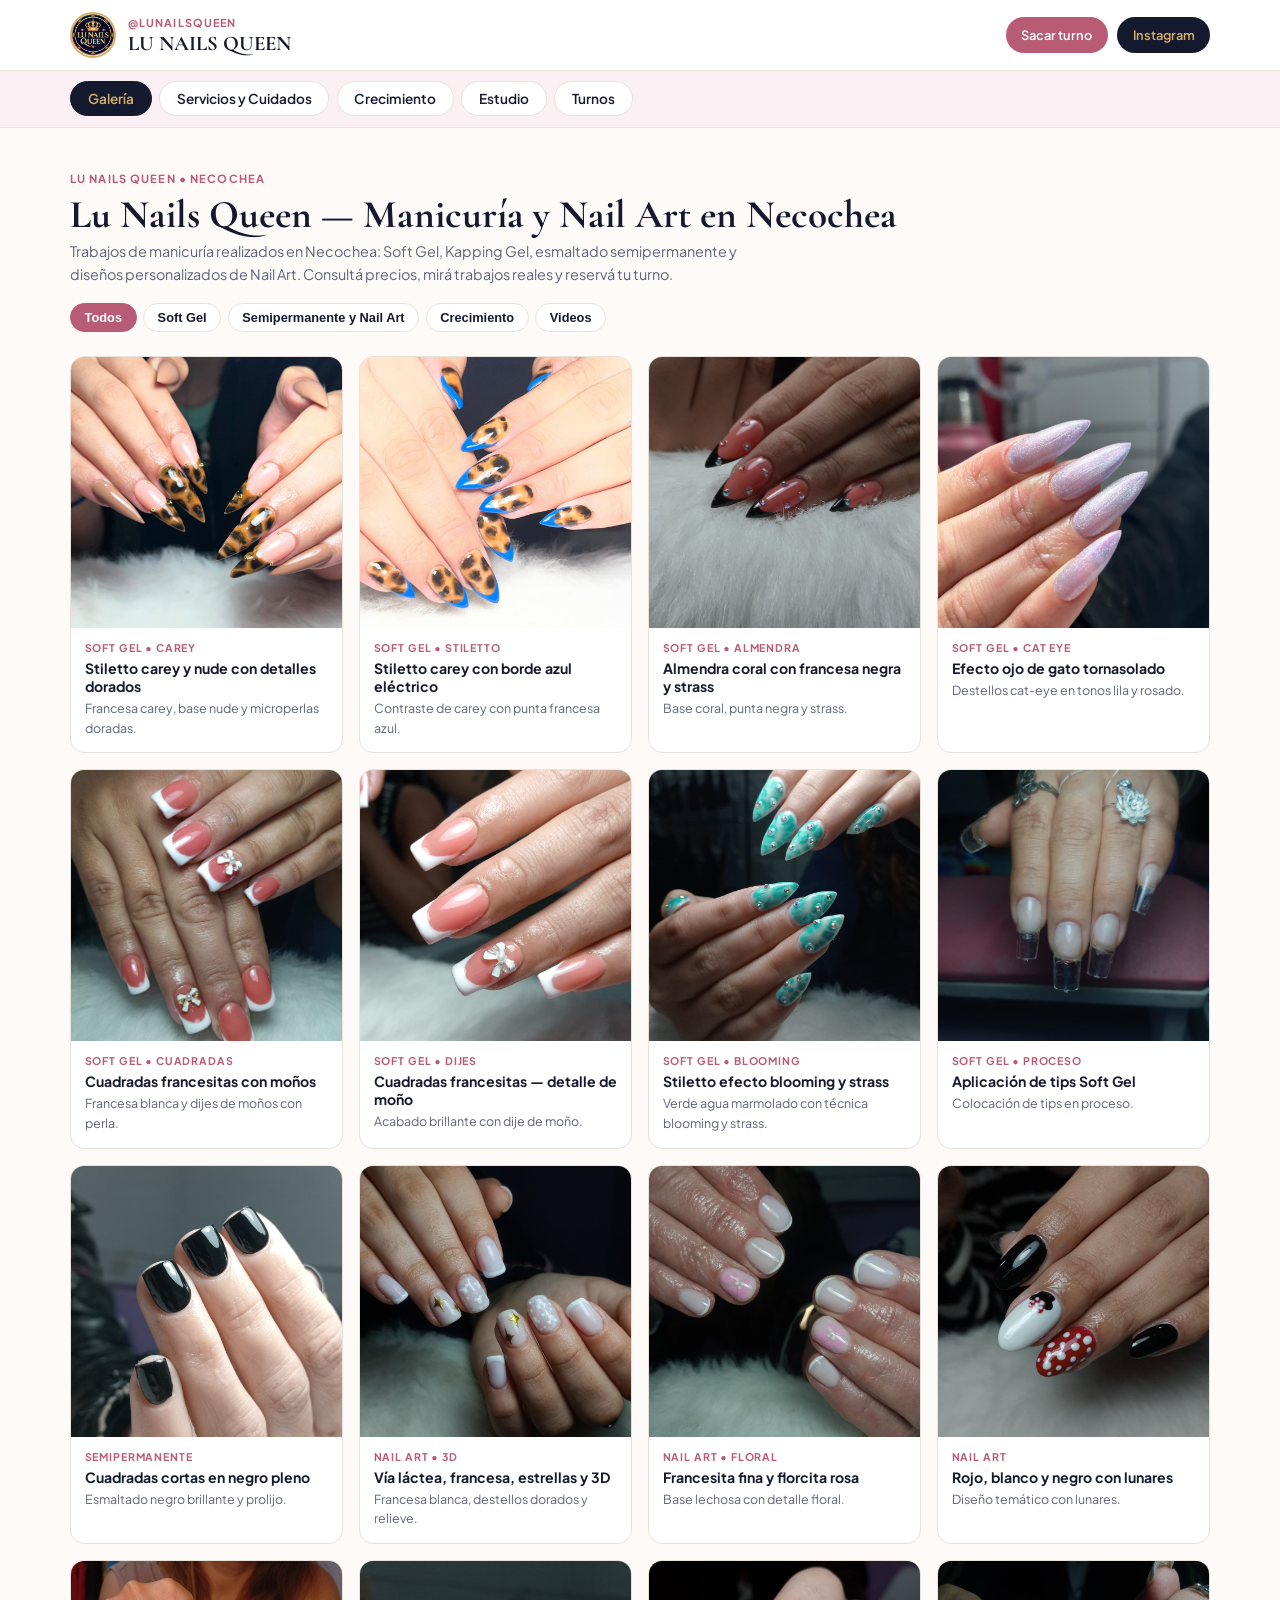
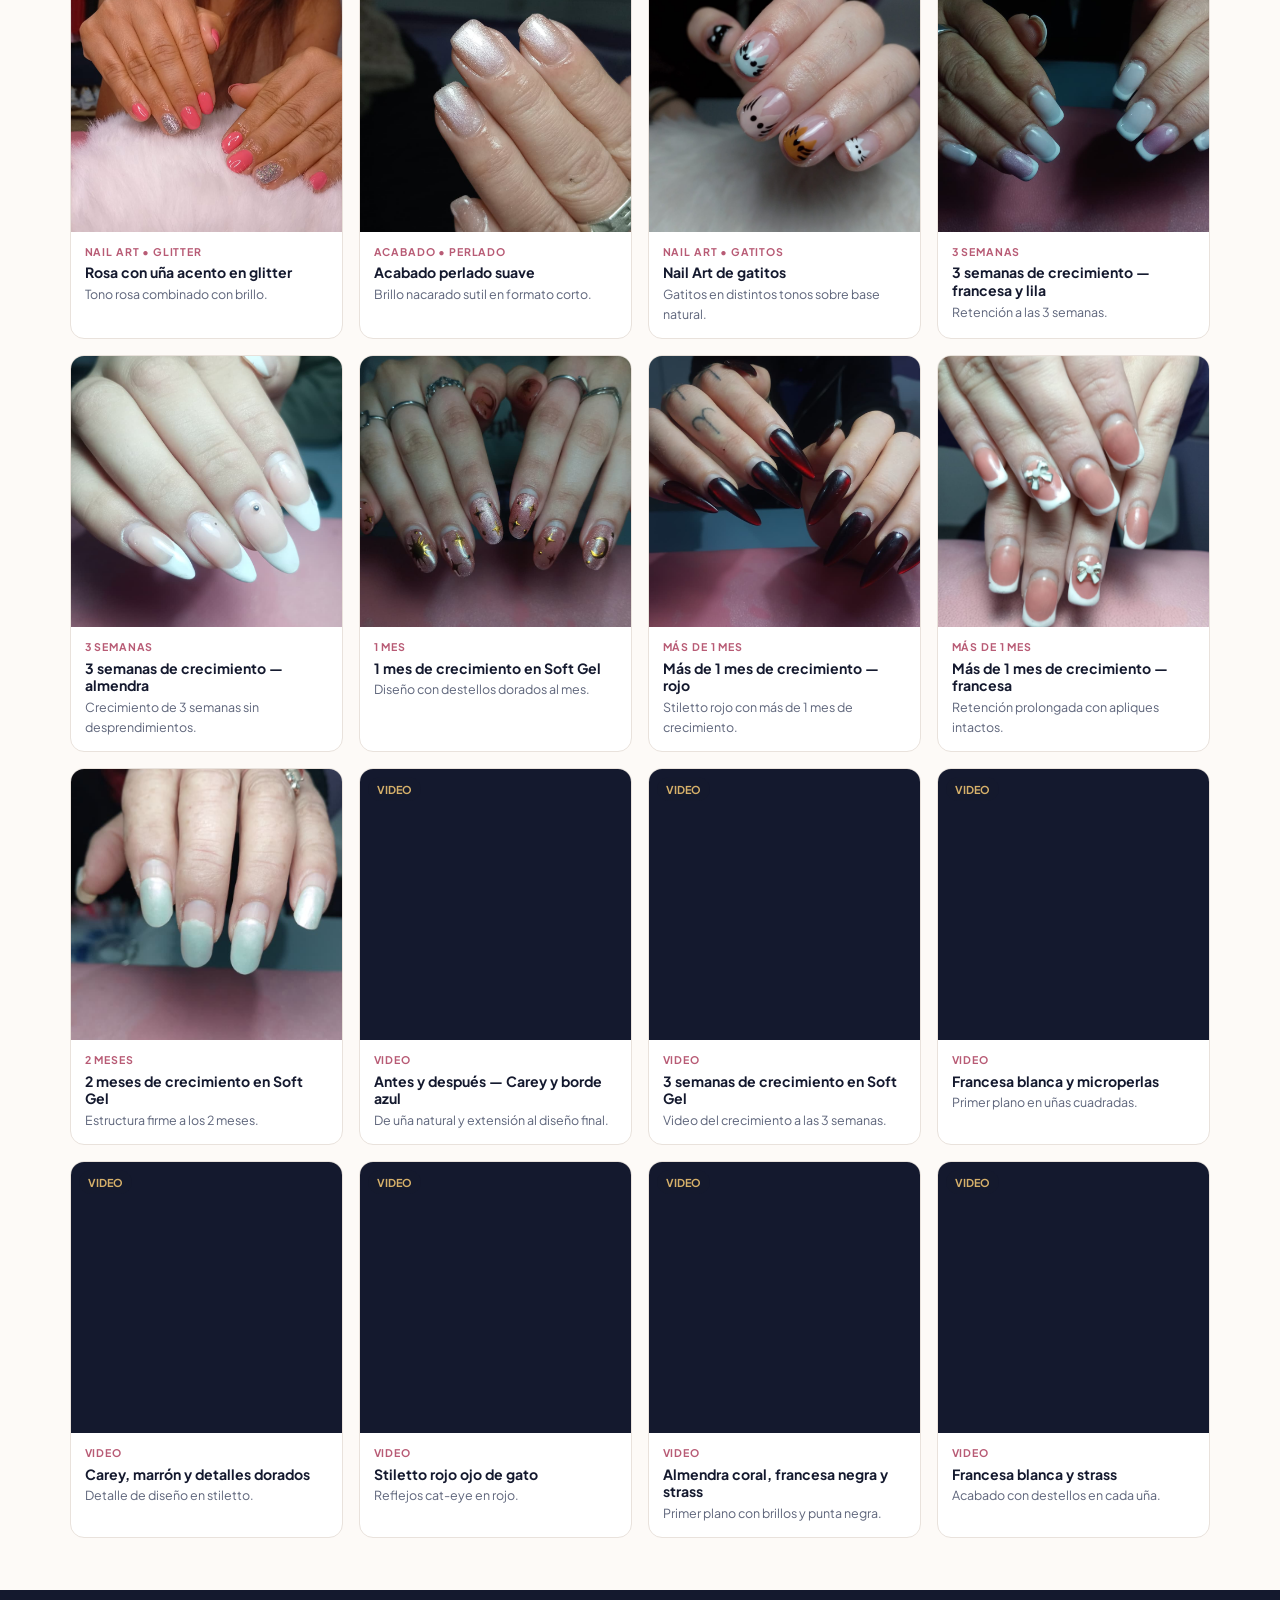
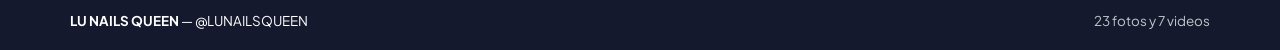
<file: index.html>
<!DOCTYPE html>
<html lang="es-AR">
<head>
  <meta charset="UTF-8" />

  <meta
    name="viewport"
    content="width=device-width, initial-scale=1.0"
  />

  <!-- SEO PRINCIPAL -->
  <title>
    Lu Nails Queen | Manicuría y Nail Art en Necochea
  </title>

  <meta
    name="description"
    content="Lu Nails Queen en Necochea: manicuría, Soft Gel, Kapping Gel, esmaltado semipermanente y Nail Art. Conocé servicios, precios y reservá tu turno."
  />

  <meta
    name="robots"
    content="index, follow, max-image-preview:large"
  />

  <link
    rel="canonical"
    href="https://sebasabri2025-cyber.github.io/Lu-Nails-Queen/"
  />

  <link
    rel="icon"
    type="image/jpeg"
    href="fotos/lu-nails-queen-logo.jpeg"
  />

  <meta
    name="theme-color"
    content="#f4d9df"
  />

  <!-- OPEN GRAPH -->
  <meta
    property="og:type"
    content="website"
  />

  <meta
    property="og:site_name"
    content="Lu Nails Queen"
  />

  <meta
    property="og:locale"
    content="es_AR"
  />

  <meta
    property="og:title"
    content="Lu Nails Queen | Manicuría y Nail Art en Necochea"
  />

  <meta
    property="og:description"
    content="Soft Gel, Kapping Gel, esmaltado semipermanente y Nail Art en Necochea. Consultá servicios, precios y reservá tu turno."
  />

  <meta
    property="og:url"
    content="https://sebasabri2025-cyber.github.io/Lu-Nails-Queen/"
  />

  <meta
    property="og:image"
    content="https://sebasabri2025-cyber.github.io/Lu-Nails-Queen/fotos/lu-nails-queen-logo.jpeg"
  />

  <meta
    property="og:image:alt"
    content="Logo de Lu Nails Queen, manicuría y Nail Art en Necochea"
  />

  <!-- TWITTER / X -->
  <meta
    name="twitter:card"
    content="summary_large_image"
  />

  <meta
    name="twitter:title"
    content="Lu Nails Queen | Manicuría y Nail Art en Necochea"
  />

  <meta
    name="twitter:description"
    content="Manicuría, Soft Gel, Kapping Gel, semipermanente y Nail Art en Necochea."
  />

  <meta
    name="twitter:image"
    content="https://sebasabri2025-cyber.github.io/Lu-Nails-Queen/fotos/lu-nails-queen-logo.jpeg"
  />

  <!-- DATOS ESTRUCTURADOS PARA GOOGLE -->
  <script type="application/ld+json">
  {
    "@context": "https://schema.org",
    "@type": "NailSalon",
    "@id": "https://sebasabri2025-cyber.github.io/Lu-Nails-Queen/#nailsalon",
    "name": "Lu Nails Queen",
    "url": "https://sebasabri2025-cyber.github.io/Lu-Nails-Queen/",
    "description": "Manicuría, Soft Gel, Kapping Gel, esmaltado semipermanente y Nail Art en Necochea.",
    "image": "https://sebasabri2025-cyber.github.io/Lu-Nails-Queen/fotos/lu-nails-queen-logo.jpeg",
    "priceRange": "$$",
    "sameAs": [
      "https://www.instagram.com/lunailsqueen/"
    ],
    "address": {
      "@type": "PostalAddress",
      "streetAddress": "Calle 59 N.º 2966",
      "addressLocality": "Necochea",
      "addressRegion": "Buenos Aires",
      "addressCountry": "AR"
    },
    "areaServed": {
      "@type": "City",
      "name": "Necochea"
    },
    "hasOfferCatalog": {
      "@type": "OfferCatalog",
      "name": "Servicios de manicuría",
      "itemListElement": [
        {
          "@type": "Offer",
          "name": "Soft Gel",
          "price": "32000",
          "priceCurrency": "ARS"
        },
        {
          "@type": "Offer",
          "name": "Kapping Gel",
          "price": "26000",
          "priceCurrency": "ARS"
        },
        {
          "@type": "Offer",
          "name": "Esmaltado Semipermanente",
          "price": "23000",
          "priceCurrency": "ARS"
        }
      ]
    }
  }
  </script>

  <!-- FUENTES -->
  <link rel="preconnect" href="https://fonts.googleapis.com" />
  <link
    rel="preconnect"
    href="https://fonts.gstatic.com"
    crossorigin
  />

  <link
    href="https://fonts.googleapis.com/css2?family=Cormorant+Garamond:wght@600;700&family=Plus+Jakarta+Sans:wght@400;500;600;700&display=swap"
    rel="stylesheet"
  />

  <!-- ESTILOS -->
  <link
    rel="stylesheet"
    href="styles.css"
  />
</head>

<body>

  <!-- ENCABEZADO -->

  <header class="topbar">

    <div class="wrap topbar-inner">

      <a
        href="#top"
        class="brand"
        data-tab-jump="galeria"
        aria-label="Lu Nails Queen - inicio"
      >

        <img
          id="logo-img"
          alt="Logo de Lu Nails Queen"
          width="46"
          height="46"
          decoding="async"
        />

        <div>

          <span class="handle">
            @LUNAILSQUEEN
          </span>

          <strong>
            LU NAILS QUEEN
          </strong>

        </div>

      </a>


      <div class="actions">

        <button
          type="button"
          class="btn rose sm"
          data-tab-jump="turnos"
        >
          Sacar turno
        </button>


        <a
          href="https://www.instagram.com/lunailsqueen/"
          target="_blank"
          rel="noopener noreferrer"
          class="btn primary sm"
          aria-label="Instagram de Lu Nails Queen"
        >
          Instagram
        </a>

      </div>

    </div>

  </header>


  <!-- NAVEGACIÓN -->

  <nav
    class="tabs-nav"
    aria-label="Secciones principales"
  >

    <div
      class="wrap tabs-row"
      role="tablist"
    >

      <button
        type="button"
        class="tab-btn active"
        role="tab"
        aria-selected="true"
        data-tab="galeria"
      >
        Galería
      </button>


      <button
        type="button"
        class="tab-btn"
        role="tab"
        aria-selected="false"
        data-tab="servicios"
      >
        Servicios y Cuidados
      </button>


      <button
        type="button"
        class="tab-btn"
        role="tab"
        aria-selected="false"
        data-tab="crecimiento"
      >
        Crecimiento
      </button>


      <button
        type="button"
        class="tab-btn"
        role="tab"
        aria-selected="false"
        data-tab="estudio"
      >
        Estudio
      </button>


      <button
        type="button"
        class="tab-btn"
        role="tab"
        aria-selected="false"
        data-tab="turnos"
      >
        Turnos
      </button>

    </div>

  </nav>


  <main
    class="main"
    id="top"
  >

    <div class="wrap">


      <!-- ==========================================
           GALERÍA
      =========================================== -->

      <section
        id="panel-galeria"
        class="panel active"
        role="tabpanel"
      >

        <div class="panel-head">

          <div>

            <span class="tag">
              LU NAILS QUEEN • NECOCHEA
            </span>

            <h1>
              Lu Nails Queen — Manicuría y Nail Art en Necochea
            </h1>

            <p class="sub">
              Trabajos de manicuría realizados en Necochea:
              Soft Gel, Kapping Gel, esmaltado semipermanente
              y diseños personalizados de Nail Art. Consultá precios,
              mirá trabajos reales y reservá tu turno.
            </p>

          </div>


          <div
            class="filters"
            id="filters"
          ></div>

        </div>


        <div
          class="grid"
          id="gallery"
        ></div>

      </section>



      <!-- ==========================================
           SERVICIOS
      =========================================== -->

      <section
        id="panel-servicios"
        class="panel"
        role="tabpanel"
      >

        <div class="panel-head">

          <div>

            <span class="tag">
              MANICURÍA EN NECOCHEA
            </span>

            <h2>
              Servicios de manicuría, Soft Gel y Nail Art
            </h2>

            <p class="sub">
              Conocé los servicios disponibles, sus precios
              y los tiempos recomendados de mantenimiento.
            </p>

          </div>

        </div>


        <!-- SERVICIOS Y PRECIOS -->

        <div class="services-grid">


          <!-- SOFT GEL -->

          <article class="service-card">

            <span class="tag">
              Extensión flexible
            </span>

            <h3>
              Soft Gel
            </h3>

            <p>
              Sistema de extensión de uñas mediante tips de gel
              flexible que se adhieren sobre la uña natural
              y se curan con lámpara UV/LED.
            </p>

            <p>
              Permite modificar el largo y la forma de las uñas
              con un acabado uniforme, delicado y natural.
            </p>

            <div class="service-foot">

              <strong>
                $32.000
              </strong>

              <button
                type="button"
                class="btn primary sm"
                data-book="Soft Gel"
              >
                Pedir turno
              </button>

            </div>

          </article>



          <!-- KAPPING -->

          <article class="service-card">

            <span class="tag">
              Refuerzo sobre uña natural
            </span>

            <h3>
              Kapping Gel
            </h3>

            <p>
              Refuerzo realizado sobre la uña natural para aportar
              mayor estructura, resistencia y protección, sin
              modificar considerablemente su largo.
            </p>

            <p>
              Ideal para quienes desean fortalecer sus uñas naturales
              y reducir el riesgo de quiebres.
            </p>

            <div class="service-foot">

              <strong>
                $26.000
              </strong>

              <button
                type="button"
                class="btn primary sm"
                data-book="Kapping Gel"
              >
                Pedir turno
              </button>

            </div>

          </article>



          <!-- SEMIPERMANENTE -->

          <article class="service-card">

            <span class="tag">
              Sobre uña natural
            </span>

            <h3>
              Esmaltado Semipermanente
            </h3>

            <p>
              Esmaltado sobre la uña natural con productos que
              se curan mediante lámpara UV/LED, proporcionando
              color, brillo y mayor duración.
            </p>

            <p>
              No constituye una extensión de la uña ni un refuerzo
              estructural significativo.
            </p>

            <div class="service-foot">

              <strong>
                $23.000
              </strong>

              <button
                type="button"
                class="btn primary sm"
                data-book="Esmaltado Semipermanente"
              >
                Pedir turno
              </button>

            </div>

          </article>

        </div>



        <!-- RETIROS -->

        <div class="care-card">

          <span class="tag">
            RETIROS
          </span>

          <h3>
            Retiro de producto y cuidado de uñas
          </h3>

          <p>
            Los retiros se realizan de acuerdo con el servicio
            que tenga actualmente la clienta y con la continuidad
            que desee realizar.
          </p>


          <div class="services-grid">

            <article class="service-card">

              <h3>
                Retiro propio + otro servicio
              </h3>

              <p>
                Retiro de un servicio realizado en Lu Nails Queen
                para continuar con una nueva prestación.
              </p>

              <strong>
                $12.000
              </strong>

            </article>


            <article class="service-card">

              <h3>
                Retiro de otra colega + otro servicio
              </h3>

              <p>
                Retiro de producto realizado por otra profesional
                para continuar con un nuevo servicio.
              </p>

              <strong>
                $14.000
              </strong>

            </article>


            <article class="service-card">

              <h3>
                Retiro final propio + cuidado
              </h3>

              <p>
                Retiro final de un servicio propio acompañado
                de cuidado de las uñas naturales.
              </p>

              <strong>
                $15.000
              </strong>

            </article>


            <article class="service-card">

              <h3>
                Retiro final de otra colega + cuidado
              </h3>

              <p>
                Retiro final de un servicio realizado por otra
                profesional más cuidado de las uñas naturales.
              </p>

              <strong>
                $17.000
              </strong>

            </article>

          </div>

        </div>



        <!-- EFECTOS Y DISEÑOS -->

        <div class="care-card">

          <span class="tag">
            EFECTOS Y DISEÑOS
          </span>

          <h3>
            Nail Art y diseños personalizados
          </h3>

          <p>
            Los efectos y diseños se cotizan como adicionales
            al servicio elegido.
          </p>

          <p>
            <strong>
              Diseños para las 10 uñas: desde $5.000
            </strong>
          </p>

          <p>
            <strong>
              Precio por uña: desde $800
            </strong>
          </p>

          <p>
            Para poder pasarte el presupuesto completo, enviame
            una foto de cómo te gustaría realizarte las uñas.
            Así podemos evaluar el diseño, indicarte los adicionales
            correspondientes y calcular el precio final según
            el servicio y los efectos que elijas.
          </p>

          <p>
            De esta manera ya tenés el presupuesto completo
            antes de reservar tu turno.
          </p>

          <div class="actions">

            <button
              type="button"
              class="btn rose"
              data-tab-jump="turnos"
            >
              Consultar diseño
            </button>

          </div>

        </div>



        <!-- CUIDADOS -->

        <aside class="care-card">

          <span class="tag">
            SALUD UNGUEAL
          </span>

          <h3>
            Importancia del retiro y renovación del servicio
          </h3>

          <p>
            El retiro y la renovación del producto deben realizarse
            cada <strong>15 a 21 días (2 a 3 semanas)</strong>,
            dependiendo del crecimiento natural de la uña y del
            estado del servicio.
          </p>

          <p>
            A medida que la uña crece, el producto pierde su
            distribución y equilibrio inicial, lo que puede generar
            desprendimientos entre el material y la uña natural.
          </p>

          <p>
            Por este motivo se recomienda no prolongar
            innecesariamente el tiempo entre servicios y realizar
            el retiro correspondiente, evaluar el estado de la
            uña natural y renovar dentro del período indicado.
          </p>

          <p>
            En Soft Gel, el mantenimiento habitual se recomienda
            dentro de los 15 a 21 días. Los casos excepcionales
            pueden requerir una evaluación profesional.
          </p>

        </aside>

      </section>



      <!-- ==========================================
           CRECIMIENTO
      =========================================== -->

      <section
        id="panel-crecimiento"
        class="panel"
        role="tabpanel"
      >

        <div class="panel-head">

          <div>

            <span class="tag">
              DURACIÓN COMPROBADA
            </span>

            <h2>
              Crecimiento y mantenimiento del Soft Gel
            </h2>

            <p class="sub">
              Registros a las 3 semanas, 1 mes, más de 1 mes
              y 2 meses.
            </p>

          </div>


          <button
            type="button"
            class="btn rose sm"
            data-book="Retiro y renovación"
          >
            Pedir turno de renovación
          </button>

        </div>


        <div
          class="grid"
          id="growth"
        ></div>

      </section>



      <!-- ==========================================
           ESTUDIO
      =========================================== -->

      <section
        id="panel-estudio"
        class="panel"
        role="tabpanel"
      >

        <div class="studio-grid">

          <div class="studio-pics">

            <img
              id="studio-work-img"
              alt="Lu Nails Queen trabajando en su estudio de manicuría en Necochea"
              loading="lazy"
              decoding="async"
            />

            <img
              id="studio-tips-img"
              alt="Aplicación de tips Soft Gel en Lu Nails Queen"
              loading="lazy"
              decoding="async"
            />

          </div>


          <div class="studio-copy">

            <span class="tag">
              LU NAILS QUEEN • NECOCHEA
            </span>

            <h2>
              Manicuría y Nail Art en Necochea
            </h2>

            <p>
              Atención cuidada en cada detalle, desde la preparación
              de la uña natural y colocación de tips Soft Gel hasta
              diseños con ojo de gato, blooming, francesitas,
              strass, dijes y otros efectos personalizados.
            </p>

            <p>
              Encontranos en
              <strong>
                Calle 59 N.º 2966, Necochea
              </strong>.
            </p>


            <div class="actions">

              <button
                type="button"
                class="btn rose"
                data-tab-jump="turnos"
              >
                Sacar turno
              </button>


              <a
                href="https://www.instagram.com/lunailsqueen/"
                target="_blank"
                rel="noopener noreferrer"
                class="btn primary"
              >
                @LUNAILSQUEEN
              </a>

            </div>

          </div>

        </div>

      </section>



      <!-- ==========================================
           TURNOS
      =========================================== -->

      <section
        id="panel-turnos"
        class="panel"
        role="tabpanel"
      >

        <div class="panel-head">

          <div>

            <span class="tag">
              RESERVAS • NECOCHEA
            </span>

            <h2>
              Sacar turno en Lu Nails Queen
            </h2>

            <p class="sub">
              Completá los datos para enviar tu consulta
              por WhatsApp o copiar el mensaje.
            </p>

          </div>

        </div>


        <div class="booking-box">

          <form
            class="booking-form"
            id="booking-form"
          >

            <div class="form-row">

              <div class="field">

                <label for="client-name">
                  Tu nombre
                </label>

                <input
                  type="text"
                  id="client-name"
                  placeholder="Ej: Valentina"
                  required
                />

              </div>


              <div class="field">

                <label for="service-select">
                  Servicio
                </label>

                <select id="service-select">

                  <option value="Soft Gel">
                    Soft Gel — $32.000
                  </option>

                  <option value="Kapping Gel">
                    Kapping Gel — $26.000
                  </option>

                  <option value="Esmaltado Semipermanente">
                    Semipermanente — $23.000
                  </option>

                  <option value="Retiro y renovación">
                    Retiro y renovación
                  </option>

                </select>

              </div>

            </div>


            <div class="form-row">

              <div class="field">

                <label for="pref-day">
                  Día preferido
                </label>

                <input
                  type="text"
                  id="pref-day"
                  placeholder="Ej: Esta semana / Viernes"
                />

              </div>


              <div class="field">

                <label for="pref-time">
                  Horario preferido
                </label>

                <select id="pref-time">

                  <option value="Mañana">
                    Mañana
                  </option>

                  <option value="Tarde">
                    Tarde
                  </option>

                  <option value="A coordinar">
                    A coordinar
                  </option>

                </select>

              </div>

            </div>


            <div class="field">

              <label for="design-notes">
                Formato, largo o diseño
              </label>

              <textarea
                id="design-notes"
                placeholder="Contanos qué estilo te gusta o si tenés una foto de referencia..."
              ></textarea>

            </div>


            <p
              class="status-note"
              id="booking-status"
            ></p>


            <div class="actions">

              <button
                type="submit"
                class="btn rose"
              >
                Enviar por WhatsApp
              </button>


              <button
                type="button"
                class="btn ghost"
                id="copy-msg"
              >
                Copiar mensaje
              </button>


              <a
                href="https://www.instagram.com/lunailsqueen/"
                target="_blank"
                rel="noopener noreferrer"
                class="btn primary"
              >
                Abrir Instagram
              </a>

            </div>

          </form>


          <div class="care-card">

            <span class="tag">
              UBICACIÓN
            </span>

            <h3>
              Lu Nails Queen — Necochea
            </h3>

            <p>
              <strong>
                Calle 59 N.º 2966
              </strong>
            </p>

            <p>
              Necochea, Buenos Aires, Argentina.
            </p>

            <p>
              Para consultar disponibilidad, precios de diseños
              o enviar una foto de referencia, podés comunicarte
              mediante WhatsApp o Instagram.
            </p>

          </div>

        </div>

      </section>

    </div>

  </main>



  <!-- PIE -->

  <footer class="foot">

    <div class="wrap foot-inner">

      <span>
        <strong>
          LU NAILS QUEEN
        </strong>
        — @LUNAILSQUEEN
      </span>


      <span id="summary"></span>

    </div>

  </footer>



  <!-- VISOR DE FOTOS Y VIDEOS -->

  <div
    class="viewer"
    id="viewer"
    aria-hidden="true"
  >

    <div class="viewer-box">

      <div class="viewer-top">

        <span
          class="tag"
          id="viewer-tag"
        ></span>


        <button
          type="button"
          class="viewer-close"
          id="viewer-close"
          aria-label="Cerrar"
        >
          &times;
        </button>

      </div>


      <div
        class="viewer-stage"
        id="viewer-stage"
      ></div>


      <div class="viewer-meta">

        <h3 id="viewer-title"></h3>

        <p id="viewer-desc"></p>

      </div>


      <div class="viewer-nav">

        <button
          type="button"
          class="btn rose sm"
          id="viewer-to-book"
        >
          Pedir este diseño
        </button>


        <div class="viewer-arrows">

          <button
            type="button"
            class="btn ghost sm"
            id="viewer-prev"
          >
            Anterior
          </button>


          <button
            type="button"
            class="btn primary sm"
            id="viewer-next"
          >
            Siguiente
          </button>

        </div>

      </div>

    </div>

  </div>



  <!-- JAVASCRIPT -->

  <script src="app.js"></script>

</body>
</html>
</file>
<file: styles.css>
/* =========================================================
   1. VARIABLES DE COLOR Y FUENTES (editá acá la paleta)
   ========================================================= */
:root {
  --bg: #fdfaf7;
  --surface: #ffffff;
  --tint: #faeff3;
  --ink: #14192e;
  --muted: #5d647a;
  --rose-deep: #b85b75;
  --gold: #d6b06a;
  --line: #e9e2dc;
  --radius: 14px;
  --serif: "Cormorant Garamond", Georgia, serif;
  --sans: "Plus Jakarta Sans", system-ui, -apple-system, sans-serif;
}

/* =========================================================
   2. REGLAS BASE Y CONTENEDOR CENTRAL
   ========================================================= */
*, *::before, *::after {
  box-sizing: border-box;
  margin: 0;
  padding: 0;
}

body {
  font-family: var(--sans);
  background: var(--bg);
  color: var(--ink);
  line-height: 1.6;
}

img, video {
  display: block;
  max-width: 100%;
}

.wrap {
  width: min(1140px, 92%);
  margin: 0 auto;
}

/* =========================================================
   3. ENCABEZADO Y BARRA DE PESTAÑAS
   ========================================================= */
.topbar {
  background: var(--surface);
  border-bottom: 1px solid var(--line);
}

.topbar-inner {
  display: flex;
  align-items: center;
  justify-content: space-between;
  gap: 1rem;
  min-height: 70px;
  padding: 0.5rem 0;
  flex-wrap: wrap;
}

.brand {
  display: flex;
  align-items: center;
  gap: 0.75rem;
  text-decoration: none;
  color: var(--ink);
}

.brand img {
  width: 46px;
  height: 46px;
  border-radius: 50%;
  object-fit: cover;
  border: 2px solid var(--gold);
  flex-shrink: 0;
}

.handle {
  display: block;
  font-size: 0.68rem;
  font-weight: 700;
  letter-spacing: 0.1em;
  color: var(--rose-deep);
}

.brand strong {
  font-family: var(--serif);
  font-size: 1.3rem;
  line-height: 1.05;
}

.tabs-nav {
  background: var(--tint);
  border-bottom: 1px solid var(--line);
  position: sticky;
  top: 0;
  z-index: 20;
}

.tabs-row {
  display: flex;
  gap: 0.45rem;
  padding: 0.65rem 0;
  overflow-x: auto;
  scrollbar-width: none;
}

.tabs-row::-webkit-scrollbar {
  display: none;
}

.tab-btn {
  flex-shrink: 0;
  padding: 0.5rem 1.05rem;
  border-radius: 999px;
  border: 1px solid var(--line);
  background: var(--surface);
  color: var(--ink);
  font-family: var(--sans);
  font-size: 0.85rem;
  font-weight: 600;
  cursor: pointer;
}

.tab-btn.active {
  background: var(--ink);
  color: var(--gold);
  border-color: var(--ink);
}

/* =========================================================
   4. PESTAÑAS (SOLO SE VE LA PESTAÑA CON CLASE .active)
   ========================================================= */
.main {
  padding: 2.25rem 0 3.25rem;
}

.panel {
  display: none;
}

.panel.active {
  display: block;
}

.panel-head {
  display: flex;
  align-items: flex-end;
  justify-content: space-between;
  gap: 1rem;
  margin-bottom: 1.5rem;
  flex-wrap: wrap;
}

.tag {
  display: inline-block;
  font-size: 0.7rem;
  font-weight: 700;
  text-transform: uppercase;
  letter-spacing: 0.1em;
  color: var(--rose-deep);
  margin-bottom: 0.3rem;
}

.panel-head h1, .panel-head h2, .care-card h3 {
  font-family: var(--serif);
  font-size: clamp(1.8rem, 3.4vw, 2.45rem);
  line-height: 1.1;
}

.sub {
  color: var(--muted);
  font-size: 0.9rem;
  margin-top: 0.3rem;
  max-width: 62ch;
}

/* =========================================================
   5. FILTROS Y GRILLA DE GALERÍA / CRECIMIENTO
   ========================================================= */
.filters {
  display: flex;
  gap: 0.4rem;
  flex-wrap: wrap;
}

.filter-btn {
  padding: 0.4rem 0.85rem;
  border-radius: 999px;
  border: 1px solid var(--line);
  background: var(--surface);
  color: var(--ink);
  font-size: 0.8rem;
  font-weight: 600;
  cursor: pointer;
}

.filter-btn.active {
  background: var(--rose-deep);
  color: #ffffff;
  border-color: var(--rose-deep);
}

.grid {
  display: grid;
  grid-template-columns: repeat(4, minmax(0, 1fr));
  gap: 1rem;
}

.card {
  background: var(--surface);
  border: 1px solid var(--line);
  border-radius: var(--radius);
  overflow: hidden;
  display: flex;
  flex-direction: column;
  cursor: pointer;
  transition: transform 0.15s ease;
}

.card:hover {
  transform: translateY(-2px);
}

.thumb {
  position: relative;
  aspect-ratio: 1 / 1;
  background: #14192e;
  overflow: hidden;
}

.thumb img, .thumb video {
  width: 100%;
  height: 100%;
  object-fit: cover;
}

.badge {
  position: absolute;
  top: 0.5rem;
  left: 0.5rem;
  padding: 0.2rem 0.55rem;
  border-radius: 999px;
  background: rgba(20, 25, 46, 0.86);
  color: var(--gold);
  font-size: 0.68rem;
  font-weight: 700;
}

.card-body {
  padding: 0.75rem 0.85rem 0.85rem;
  display: flex;
  flex-direction: column;
  gap: 0.2rem;
}

.card-cat {
  font-size: 0.66rem;
  font-weight: 700;
  text-transform: uppercase;
  letter-spacing: 0.08em;
  color: var(--rose-deep);
}

.card-title {
  font-size: 0.88rem;
  font-weight: 700;
  line-height: 1.25;
}

.card-desc {
  font-size: 0.78rem;
  color: var(--muted);
}

/* =========================================================
   6. SERVICIOS, CUIDADOS, ESTUDIO Y TURNOS
   ========================================================= */
.services-grid {
  display: grid;
  grid-template-columns: repeat(3, minmax(0, 1fr));
  gap: 1.1rem;
  margin-bottom: 1.6rem;
}

.service-card {
  background: var(--surface);
  border: 1px solid var(--line);
  border-radius: var(--radius);
  padding: 1.2rem;
  display: flex;
  flex-direction: column;
  gap: 0.6rem;
}

.service-card h3 {
  font-family: var(--serif);
  font-size: 1.5rem;
  line-height: 1.1;
}

.service-card p {
  font-size: 0.88rem;
  color: var(--muted);
}

.service-foot {
  margin-top: auto;
  padding-top: 0.75rem;
  border-top: 1px solid var(--line);
  display: flex;
  flex-direction: column;
  gap: 0.65rem;
}

.service-time {
  font-size: 0.82rem;
  font-weight: 600;
  color: var(--ink);
}

.care-card {
  background: var(--tint);
  border: 1px solid rgba(214, 176, 106, 0.55);
  border-left: 4px solid var(--rose-deep);
  border-radius: var(--radius);
  padding: 1.3rem 1.45rem;
  display: flex;
  flex-direction: column;
  gap: 0.6rem;
}

.care-card h3 {
  font-size: 1.5rem;
}

.care-card p {
  font-size: 0.9rem;
  color: var(--muted);
}

.care-card strong {
  color: var(--ink);
}

.studio-grid {
  display: grid;
  grid-template-columns: 0.95fr 1.05fr;
  gap: 2rem;
  align-items: center;
}

.studio-pics {
  display: grid;
  grid-template-columns: 1fr 1fr;
  gap: 0.75rem;
}

.studio-pics img {
  width: 100%;
  aspect-ratio: 3 / 4;
  max-height: 290px;
  object-fit: cover;
  border-radius: var(--radius);
  border: 1px solid var(--line);
}

.studio-copy p {
  color: var(--muted);
  margin: 0.65rem 0 1.15rem;
  max-width: 50ch;
  font-size: 0.94rem;
}

.booking-box {
  max-width: 680px;
  background: var(--surface);
  border: 1px solid var(--line);
  border-radius: var(--radius);
  padding: 1.4rem;
}

.booking-form {
  display: flex;
  flex-direction: column;
  gap: 0.85rem;
}

.form-row {
  display: grid;
  grid-template-columns: 1fr 1fr;
  gap: 0.75rem;
}

.field {
  display: flex;
  flex-direction: column;
  gap: 0.3rem;
}

.field label {
  font-size: 0.8rem;
  font-weight: 700;
}

.field input, .field select, .field textarea {
  width: 100%;
  padding: 0.6rem 0.75rem;
  border-radius: 10px;
  border: 1px solid var(--line);
  background: var(--bg);
  font-family: var(--sans);
  font-size: 0.88rem;
  color: var(--ink);
}

.field textarea {
  min-height: 76px;
  resize: vertical;
}

.status-note {
  font-size: 0.82rem;
  color: var(--rose-deep);
  font-weight: 600;
  min-height: 1.2em;
}

/* =========================================================
   7. BOTONES, VISOR MODAL Y PIE DE PÁGINA
   ========================================================= */
.btn {
  display: inline-flex;
  align-items: center;
  justify-content: center;
  padding: 0.62rem 1.2rem;
  border-radius: 999px;
  font-family: var(--sans);
  font-size: 0.85rem;
  font-weight: 600;
  text-decoration: none;
  border: 1px solid transparent;
  cursor: pointer;
}

.btn.sm {
  padding: 0.45rem 0.9rem;
  font-size: 0.8rem;
}

.btn.primary {
  background: var(--ink);
  color: var(--gold);
}

.btn.rose {
  background: var(--rose-deep);
  color: #ffffff;
}

.btn.ghost {
  background: var(--surface);
  color: var(--ink);
  border-color: var(--line);
}

.actions {
  display: flex;
  gap: 0.6rem;
  flex-wrap: wrap;
}

.viewer {
  position: fixed;
  inset: 0;
  z-index: 50;
  display: none;
  align-items: center;
  justify-content: center;
  padding: 1rem;
  background: rgba(14, 18, 34, 0.78);
}

.viewer.open {
  display: flex;
}

.viewer-box {
  width: min(620px, 100%);
  max-height: 90vh;
  overflow-y: auto;
  background: var(--surface);
  border-radius: var(--radius);
  padding: 1rem;
  display: flex;
  flex-direction: column;
  gap: 0.75rem;
}

.viewer-top {
  display: flex;
  align-items: center;
  justify-content: space-between;
}

.viewer-close {
  width: 32px;
  height: 32px;
  border-radius: 50%;
  border: 1px solid var(--line);
  background: var(--bg);
  font-size: 1.2rem;
  line-height: 1;
  cursor: pointer;
}

.viewer-stage {
  display: flex;
  justify-content: center;
  background: #14192e;
  border-radius: 10px;
  overflow: hidden;
  max-height: 54vh;
}

.viewer-stage img, .viewer-stage video {
  max-height: 54vh;
  width: auto;
  max-width: 100%;
  object-fit: contain;
}

.viewer-meta h3 {
  font-family: var(--serif);
  font-size: 1.35rem;
  line-height: 1.15;
}

.viewer-meta p {
  font-size: 0.85rem;
  color: var(--muted);
}

.viewer-nav {
  display: flex;
  justify-content: space-between;
  align-items: center;
  gap: 0.5rem;
  flex-wrap: wrap;
}

.viewer-arrows {
  display: flex;
  gap: 0.45rem;
}

.foot {
  background: var(--ink);
  color: #ffffff;
  padding: 1.2rem 0;
  font-size: 0.84rem;
}

.foot-inner {
  display: flex;
  justify-content: space-between;
  gap: 1rem;
  flex-wrap: wrap;
}

#summary {
  color: rgba(255, 255, 255, 0.75);
}

/* =========================================================
   8. ADAPTACIÓN A TABLETS Y CELULARES
   ========================================================= */
@media (max-width: 960px) {
  .services-grid {
    grid-template-columns: 1fr;
  }
  .grid {
    grid-template-columns: repeat(3, minmax(0, 1fr));
  }
}

@media (max-width: 720px) {
  .studio-grid, .form-row {
    grid-template-columns: 1fr;
  }
  .grid {
    grid-template-columns: repeat(2, minmax(0, 1fr));
    gap: 0.75rem;
  }
}

@media (max-width: 420px) {
  .grid, .studio-pics {
    grid-template-columns: 1fr;
  }
}

/* Accesibilidad: foco visible para teclado */
:focus-visible {
  outline: 3px solid var(--gold);
  outline-offset: 3px;
}

.tab-btn, .filter-btn, .btn, .viewer-close {
  -webkit-tap-highlight-color: transparent;
}

.card:focus-visible { outline: 3px solid var(--gold); outline-offset: 3px; }
</file>
